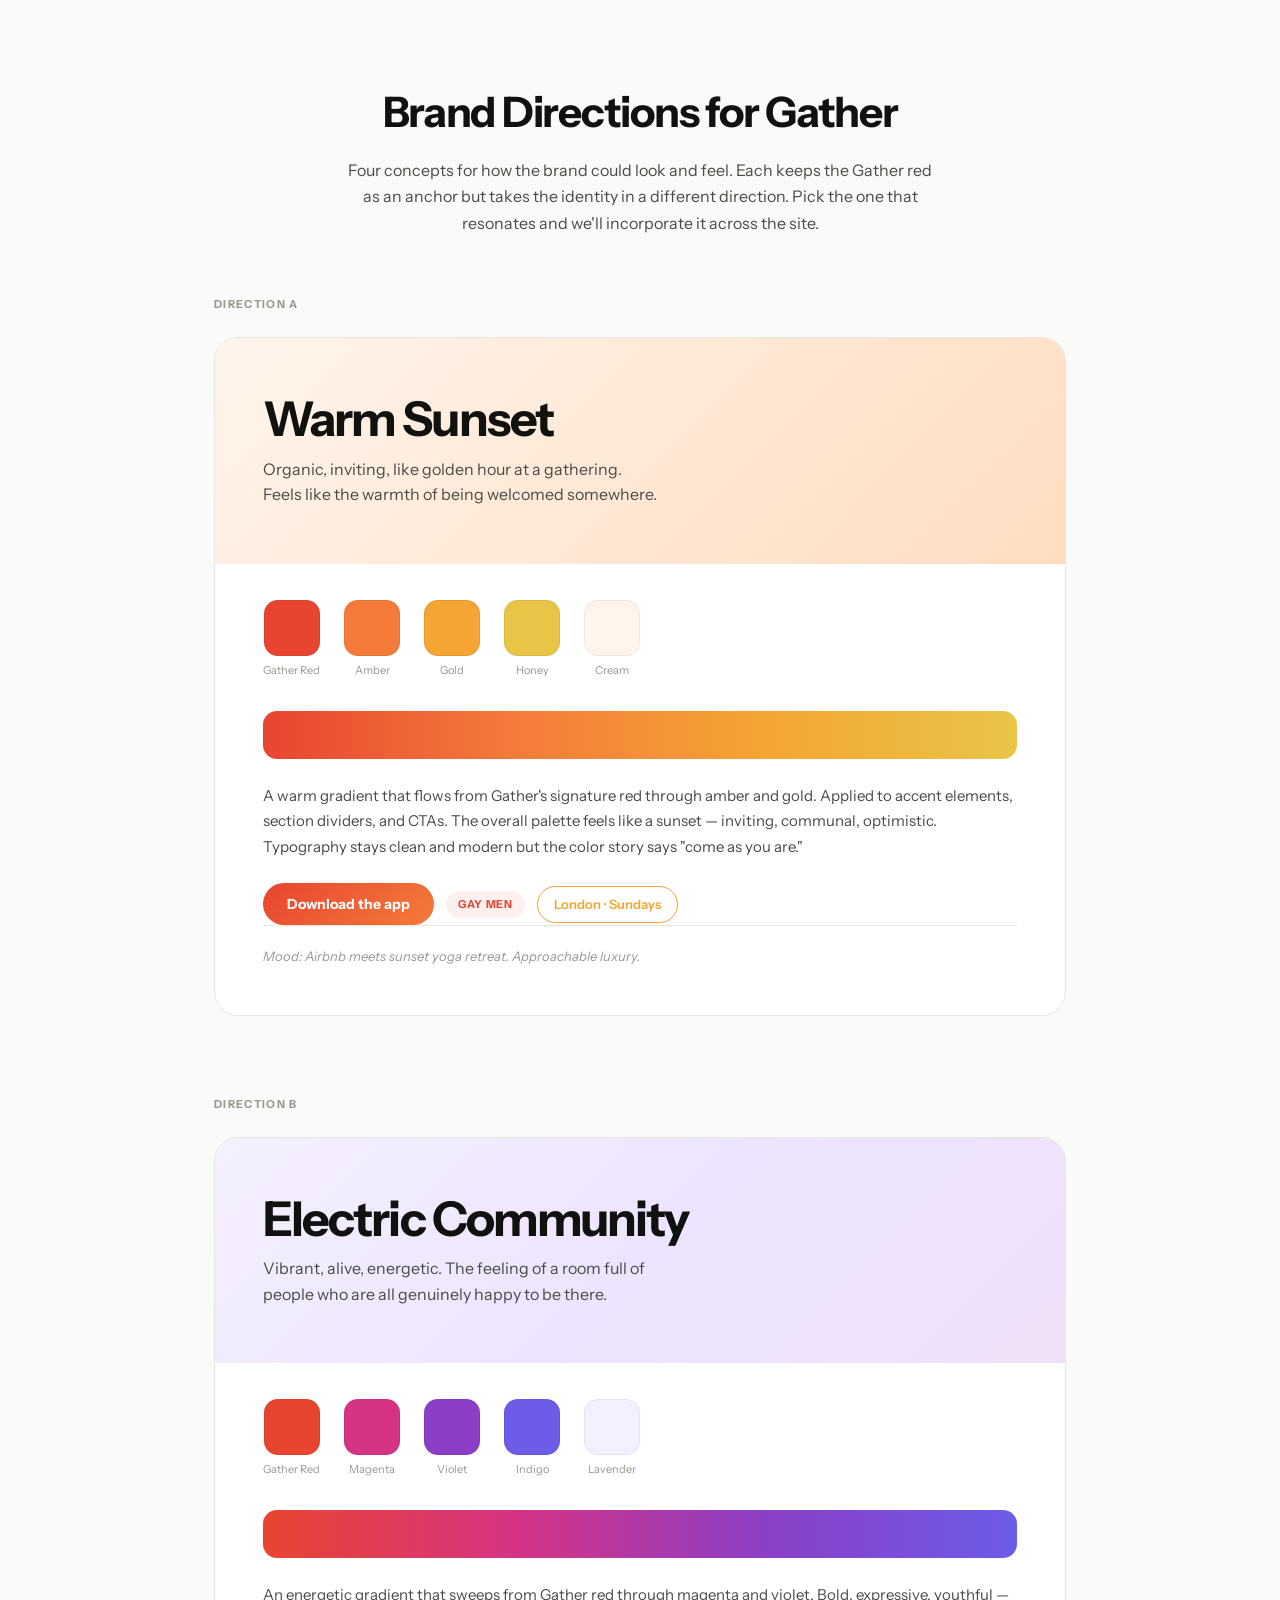
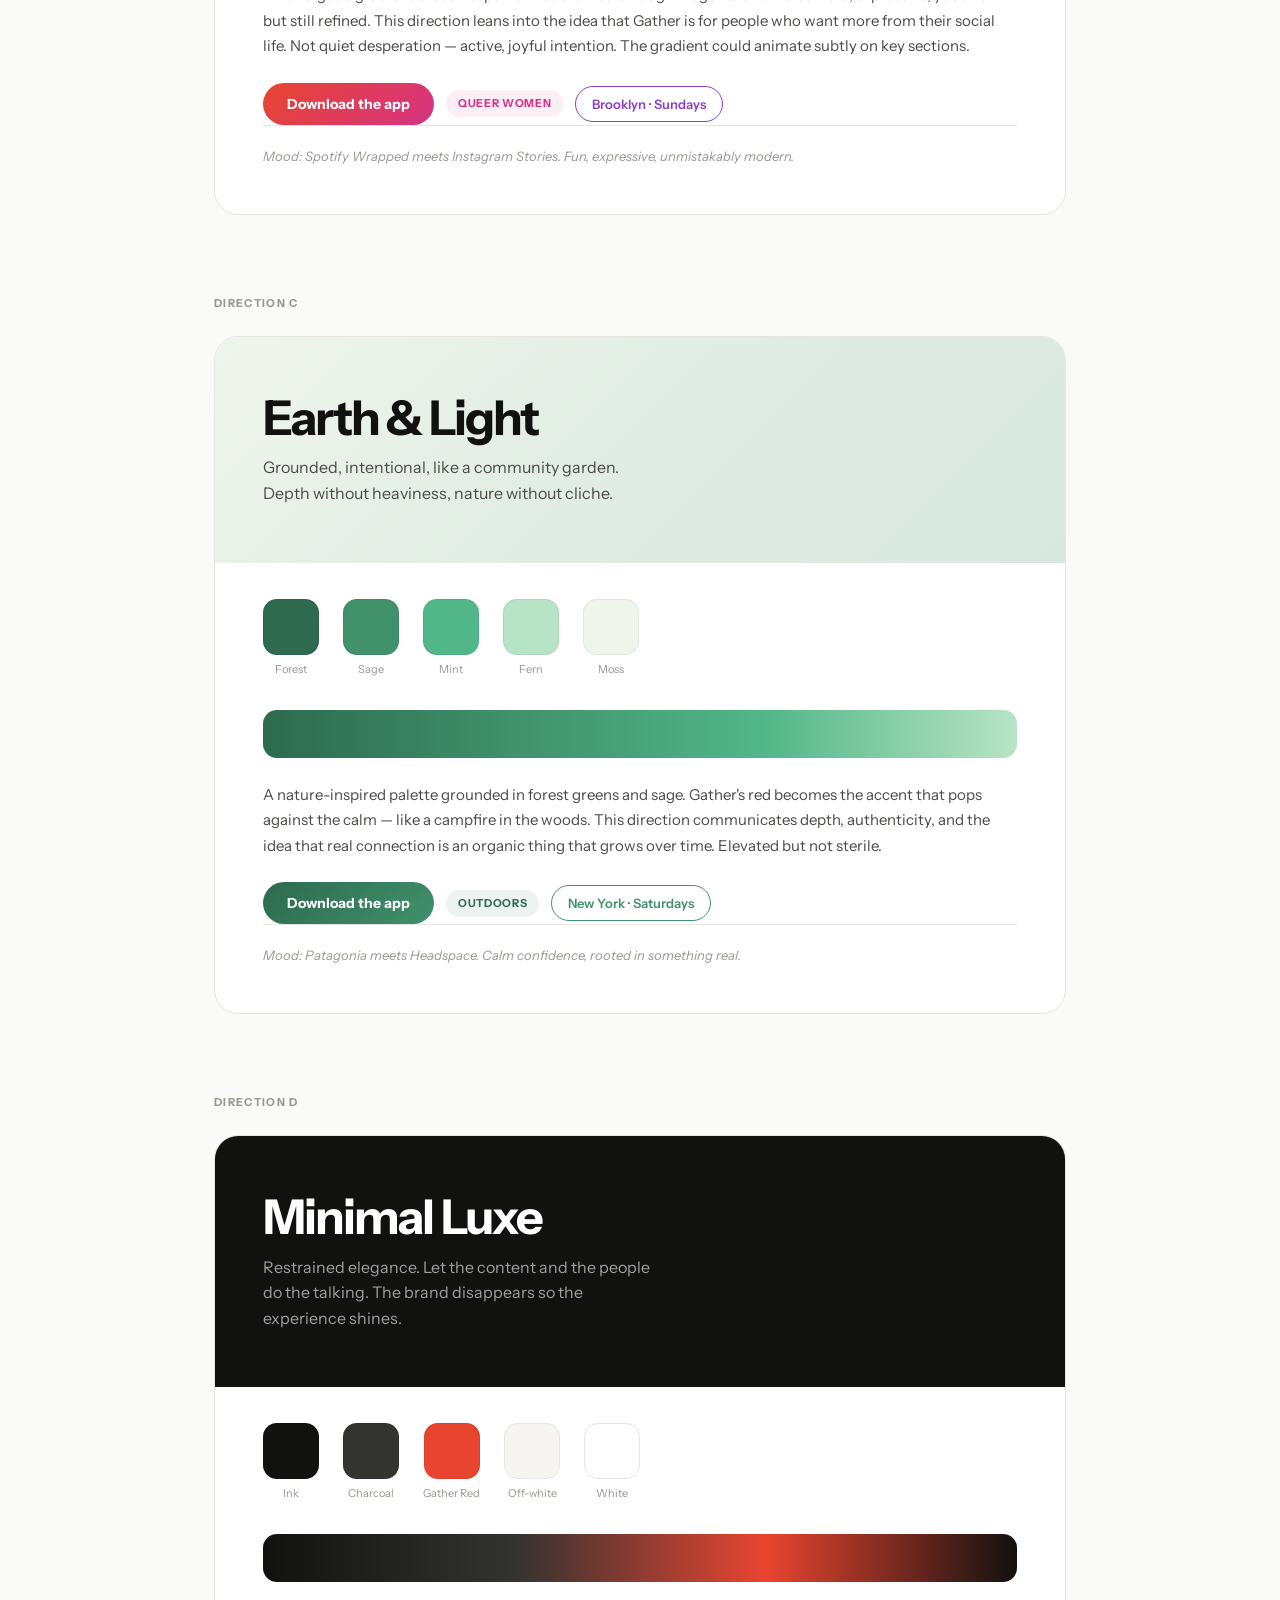
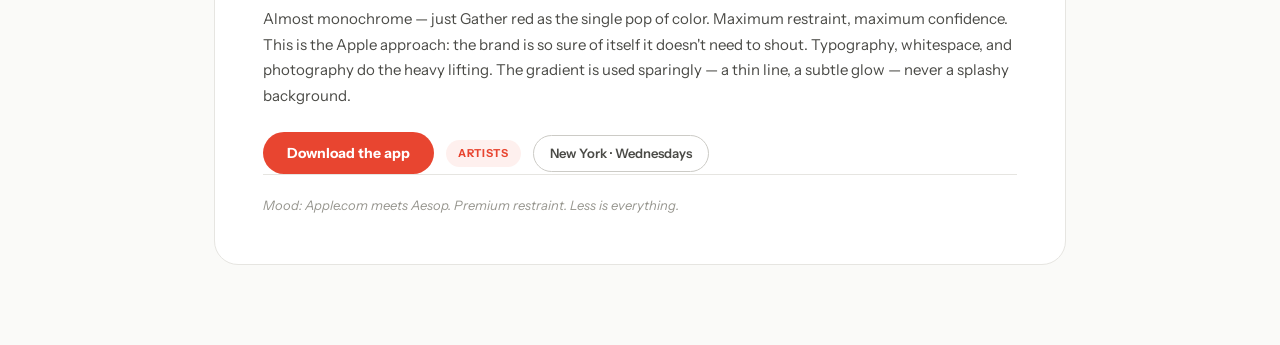
<file: brand-directions.html>
<!DOCTYPE html>
<html lang="en">
<head>
<meta charset="UTF-8">
<meta name="viewport" content="width=device-width, initial-scale=1.0">
<title>Gather — Brand Direction Options</title>
<link rel="preconnect" href="https://fonts.googleapis.com">
<link rel="preconnect" href="https://fonts.gstatic.com" crossorigin>
<link href="https://fonts.googleapis.com/css2?family=Instrument+Sans:ital,wght@0,400;0,600;0,700;1,700&display=swap" rel="stylesheet">
<style>
*{box-sizing:border-box;margin:0;padding:0}
body{font-family:'Instrument Sans',system-ui,sans-serif;background:#FAFAF8;color:#111110;line-height:1.55}

.header{
  text-align:center;padding:80px 24px 60px;
  max-width:640px;margin:0 auto;
}
.header h1{font-size:clamp(28px,5vw,42px);font-weight:700;letter-spacing:-.03em;margin-bottom:12px}
.header p{font-size:16px;color:#4A4A46;line-height:1.65}

.direction{
  max-width:900px;margin:0 auto 80px;padding:0 24px;
}
.dir-label{
  font-size:11px;font-weight:700;letter-spacing:.12em;text-transform:uppercase;
  margin-bottom:24px;color:#97968F;
}
.dir-card{
  border-radius:24px;overflow:hidden;
  border:1px solid #E6E5E1;
  background:#fff;
}
.dir-hero{
  padding:56px 48px;
  position:relative;overflow:hidden;
}
.dir-hero h2{
  font-size:clamp(32px,5vw,48px);font-weight:700;letter-spacing:-.04em;
  line-height:1.05;margin-bottom:12px;position:relative;z-index:1;
}
.dir-hero h2 em{font-style:italic}
.dir-hero p{font-size:16px;line-height:1.6;max-width:400px;position:relative;z-index:1}
.dir-body{padding:36px 48px 48px}
.dir-row{display:flex;gap:24px;flex-wrap:wrap;margin-bottom:32px}
.dir-swatch{
  display:flex;flex-direction:column;align-items:center;gap:6px;
}
.swatch{width:56px;height:56px;border-radius:14px;border:1px solid rgba(0,0,0,.06)}
.swatch-name{font-size:11px;color:#97968F}
.dir-gradient{
  height:48px;border-radius:14px;margin-bottom:24px;
}
.dir-desc{font-size:15px;color:#4A4A46;line-height:1.7;margin-bottom:24px}
.dir-elements{
  display:flex;gap:12px;flex-wrap:wrap;align-items:center;
}
.sample-btn{
  display:inline-flex;align-items:center;gap:6px;
  font-family:inherit;font-size:14px;font-weight:700;
  padding:12px 24px;border-radius:999px;border:none;
  cursor:pointer;color:#fff;
}
.sample-tag{
  display:inline-block;
  font-size:11px;font-weight:700;letter-spacing:.06em;text-transform:uppercase;
  padding:5px 12px;border-radius:999px;
}
.sample-pill{
  font-size:13px;font-weight:600;
  padding:7px 16px;border-radius:999px;
  border:1.5px solid;
}
.dir-mood{
  font-size:13px;color:#97968F;font-style:italic;
  padding-top:20px;border-top:1px solid #E6E5E1;
}

/* Direction A: Warm Sunset */
.dir-a .dir-hero{background:linear-gradient(135deg,#FFF5EC 0%,#FFE8D6 50%,#FFDDC1 100%)}
.dir-a .dir-hero h2{color:#111110}
.dir-a .dir-hero p{color:#4A4A46}
.dir-a .dir-gradient{background:linear-gradient(90deg,#E84530,#F47B3A,#F4A533,#E8C547)}
.dir-a .sample-btn{background:linear-gradient(135deg,#E84530,#F47B3A)}
.dir-a .sample-tag{background:rgba(232,69,48,.08);color:#E84530}
.dir-a .sample-pill{border-color:#F4A533;color:#F4A533}

/* Direction B: Electric Community */
.dir-b .dir-hero{background:linear-gradient(135deg,#F5F0FF 0%,#EDE5FF 50%,#F0E0F8 100%)}
.dir-b .dir-hero h2{color:#111110}
.dir-b .dir-hero p{color:#4A4A46}
.dir-b .dir-gradient{background:linear-gradient(90deg,#E84530,#D63384,#8B3FC7,#6C5CE7)}
.dir-b .sample-btn{background:linear-gradient(135deg,#E84530,#D63384)}
.dir-b .sample-tag{background:rgba(214,51,132,.08);color:#D63384}
.dir-b .sample-pill{border-color:#8B3FC7;color:#8B3FC7}

/* Direction C: Earth & Light */
.dir-c .dir-hero{background:linear-gradient(135deg,#F0F5EC 0%,#E0ECE4 50%,#D8E8E0 100%)}
.dir-c .dir-hero h2{color:#111110}
.dir-c .dir-hero p{color:#4A4A46}
.dir-c .dir-gradient{background:linear-gradient(90deg,#2D6A4F,#40916C,#52B788,#B7E4C7)}
.dir-c .sample-btn{background:linear-gradient(135deg,#2D6A4F,#40916C)}
.dir-c .sample-tag{background:rgba(45,106,79,.08);color:#2D6A4F}
.dir-c .sample-pill{border-color:#40916C;color:#40916C}

/* Direction D: Minimal Luxe */
.dir-d .dir-hero{background:#111110}
.dir-d .dir-hero h2{color:#fff}
.dir-d .dir-hero p{color:rgba(255,255,255,.6)}
.dir-d .dir-gradient{background:linear-gradient(90deg,#111110,#333330,#E84530,#111110)}
.dir-d .sample-btn{background:#E84530}
.dir-d .sample-tag{background:rgba(232,69,48,.08);color:#E84530}
.dir-d .sample-pill{border-color:#CCCBC6;color:#4A4A46}

@media(max-width:600px){
  .dir-hero{padding:40px 28px}
  .dir-body{padding:28px}
  .dir-row{gap:16px}
}
</style>
</head>
<body>

<div class="header">
  <h1>Brand Directions for Gather</h1>
  <p>Four concepts for how the brand could look and feel. Each keeps the Gather red as an anchor but takes the identity in a different direction. Pick the one that resonates and we'll incorporate it across the site.</p>
</div>

<!-- DIRECTION A -->
<div class="direction dir-a">
  <div class="dir-label">Direction A</div>
  <div class="dir-card">
    <div class="dir-hero">
      <h2>Warm Sunset</h2>
      <p>Organic, inviting, like golden hour at a gathering. Feels like the warmth of being welcomed somewhere.</p>
    </div>
    <div class="dir-body">
      <div class="dir-row">
        <div class="dir-swatch"><div class="swatch" style="background:#E84530"></div><div class="swatch-name">Gather Red</div></div>
        <div class="dir-swatch"><div class="swatch" style="background:#F47B3A"></div><div class="swatch-name">Amber</div></div>
        <div class="dir-swatch"><div class="swatch" style="background:#F4A533"></div><div class="swatch-name">Gold</div></div>
        <div class="dir-swatch"><div class="swatch" style="background:#E8C547"></div><div class="swatch-name">Honey</div></div>
        <div class="dir-swatch"><div class="swatch" style="background:#FFF5EC"></div><div class="swatch-name">Cream</div></div>
      </div>
      <div class="dir-gradient"></div>
      <div class="dir-desc">A warm gradient that flows from Gather's signature red through amber and gold. Applied to accent elements, section dividers, and CTAs. The overall palette feels like a sunset — inviting, communal, optimistic. Typography stays clean and modern but the color story says "come as you are."</div>
      <div class="dir-elements">
        <button class="sample-btn">Download the app</button>
        <span class="sample-tag">Gay Men</span>
        <span class="sample-pill">London · Sundays</span>
      </div>
      <p class="dir-mood">Mood: Airbnb meets sunset yoga retreat. Approachable luxury.</p>
    </div>
  </div>
</div>

<!-- DIRECTION B -->
<div class="direction dir-b">
  <div class="dir-label">Direction B</div>
  <div class="dir-card">
    <div class="dir-hero">
      <h2>Electric Community</h2>
      <p>Vibrant, alive, energetic. The feeling of a room full of people who are all genuinely happy to be there.</p>
    </div>
    <div class="dir-body">
      <div class="dir-row">
        <div class="dir-swatch"><div class="swatch" style="background:#E84530"></div><div class="swatch-name">Gather Red</div></div>
        <div class="dir-swatch"><div class="swatch" style="background:#D63384"></div><div class="swatch-name">Magenta</div></div>
        <div class="dir-swatch"><div class="swatch" style="background:#8B3FC7"></div><div class="swatch-name">Violet</div></div>
        <div class="dir-swatch"><div class="swatch" style="background:#6C5CE7"></div><div class="swatch-name">Indigo</div></div>
        <div class="dir-swatch"><div class="swatch" style="background:#F5F0FF"></div><div class="swatch-name">Lavender</div></div>
      </div>
      <div class="dir-gradient"></div>
      <div class="dir-desc">An energetic gradient that sweeps from Gather red through magenta and violet. Bold, expressive, youthful — but still refined. This direction leans into the idea that Gather is for people who want more from their social life. Not quiet desperation — active, joyful intention. The gradient could animate subtly on key sections.</div>
      <div class="dir-elements">
        <button class="sample-btn">Download the app</button>
        <span class="sample-tag">Queer Women</span>
        <span class="sample-pill">Brooklyn · Sundays</span>
      </div>
      <p class="dir-mood">Mood: Spotify Wrapped meets Instagram Stories. Fun, expressive, unmistakably modern.</p>
    </div>
  </div>
</div>

<!-- DIRECTION C -->
<div class="direction dir-c">
  <div class="dir-label">Direction C</div>
  <div class="dir-card">
    <div class="dir-hero">
      <h2>Earth & Light</h2>
      <p>Grounded, intentional, like a community garden. Depth without heaviness, nature without cliche.</p>
    </div>
    <div class="dir-body">
      <div class="dir-row">
        <div class="dir-swatch"><div class="swatch" style="background:#2D6A4F"></div><div class="swatch-name">Forest</div></div>
        <div class="dir-swatch"><div class="swatch" style="background:#40916C"></div><div class="swatch-name">Sage</div></div>
        <div class="dir-swatch"><div class="swatch" style="background:#52B788"></div><div class="swatch-name">Mint</div></div>
        <div class="dir-swatch"><div class="swatch" style="background:#B7E4C7"></div><div class="swatch-name">Fern</div></div>
        <div class="dir-swatch"><div class="swatch" style="background:#F0F5EC"></div><div class="swatch-name">Moss</div></div>
      </div>
      <div class="dir-gradient"></div>
      <div class="dir-desc">A nature-inspired palette grounded in forest greens and sage. Gather's red becomes the accent that pops against the calm — like a campfire in the woods. This direction communicates depth, authenticity, and the idea that real connection is an organic thing that grows over time. Elevated but not sterile.</div>
      <div class="dir-elements">
        <button class="sample-btn">Download the app</button>
        <span class="sample-tag">Outdoors</span>
        <span class="sample-pill">New York · Saturdays</span>
      </div>
      <p class="dir-mood">Mood: Patagonia meets Headspace. Calm confidence, rooted in something real.</p>
    </div>
  </div>
</div>

<!-- DIRECTION D -->
<div class="direction dir-d">
  <div class="dir-label">Direction D</div>
  <div class="dir-card">
    <div class="dir-hero">
      <h2>Minimal Luxe</h2>
      <p>Restrained elegance. Let the content and the people do the talking. The brand disappears so the experience shines.</p>
    </div>
    <div class="dir-body">
      <div class="dir-row">
        <div class="dir-swatch"><div class="swatch" style="background:#111110"></div><div class="swatch-name">Ink</div></div>
        <div class="dir-swatch"><div class="swatch" style="background:#333330"></div><div class="swatch-name">Charcoal</div></div>
        <div class="dir-swatch"><div class="swatch" style="background:#E84530"></div><div class="swatch-name">Gather Red</div></div>
        <div class="dir-swatch"><div class="swatch" style="background:#F6F5F2"></div><div class="swatch-name">Off-white</div></div>
        <div class="dir-swatch"><div class="swatch" style="background:#FFFFFF;border:1px solid #E6E5E1"></div><div class="swatch-name">White</div></div>
      </div>
      <div class="dir-gradient"></div>
      <div class="dir-desc">Almost monochrome — just Gather red as the single pop of color. Maximum restraint, maximum confidence. This is the Apple approach: the brand is so sure of itself it doesn't need to shout. Typography, whitespace, and photography do the heavy lifting. The gradient is used sparingly — a thin line, a subtle glow — never a splashy background.</div>
      <div class="dir-elements">
        <button class="sample-btn">Download the app</button>
        <span class="sample-tag">Artists</span>
        <span class="sample-pill">New York · Wednesdays</span>
      </div>
      <p class="dir-mood">Mood: Apple.com meets Aesop. Premium restraint. Less is everything.</p>
    </div>
  </div>
</div>

</body>
</html>
</file>
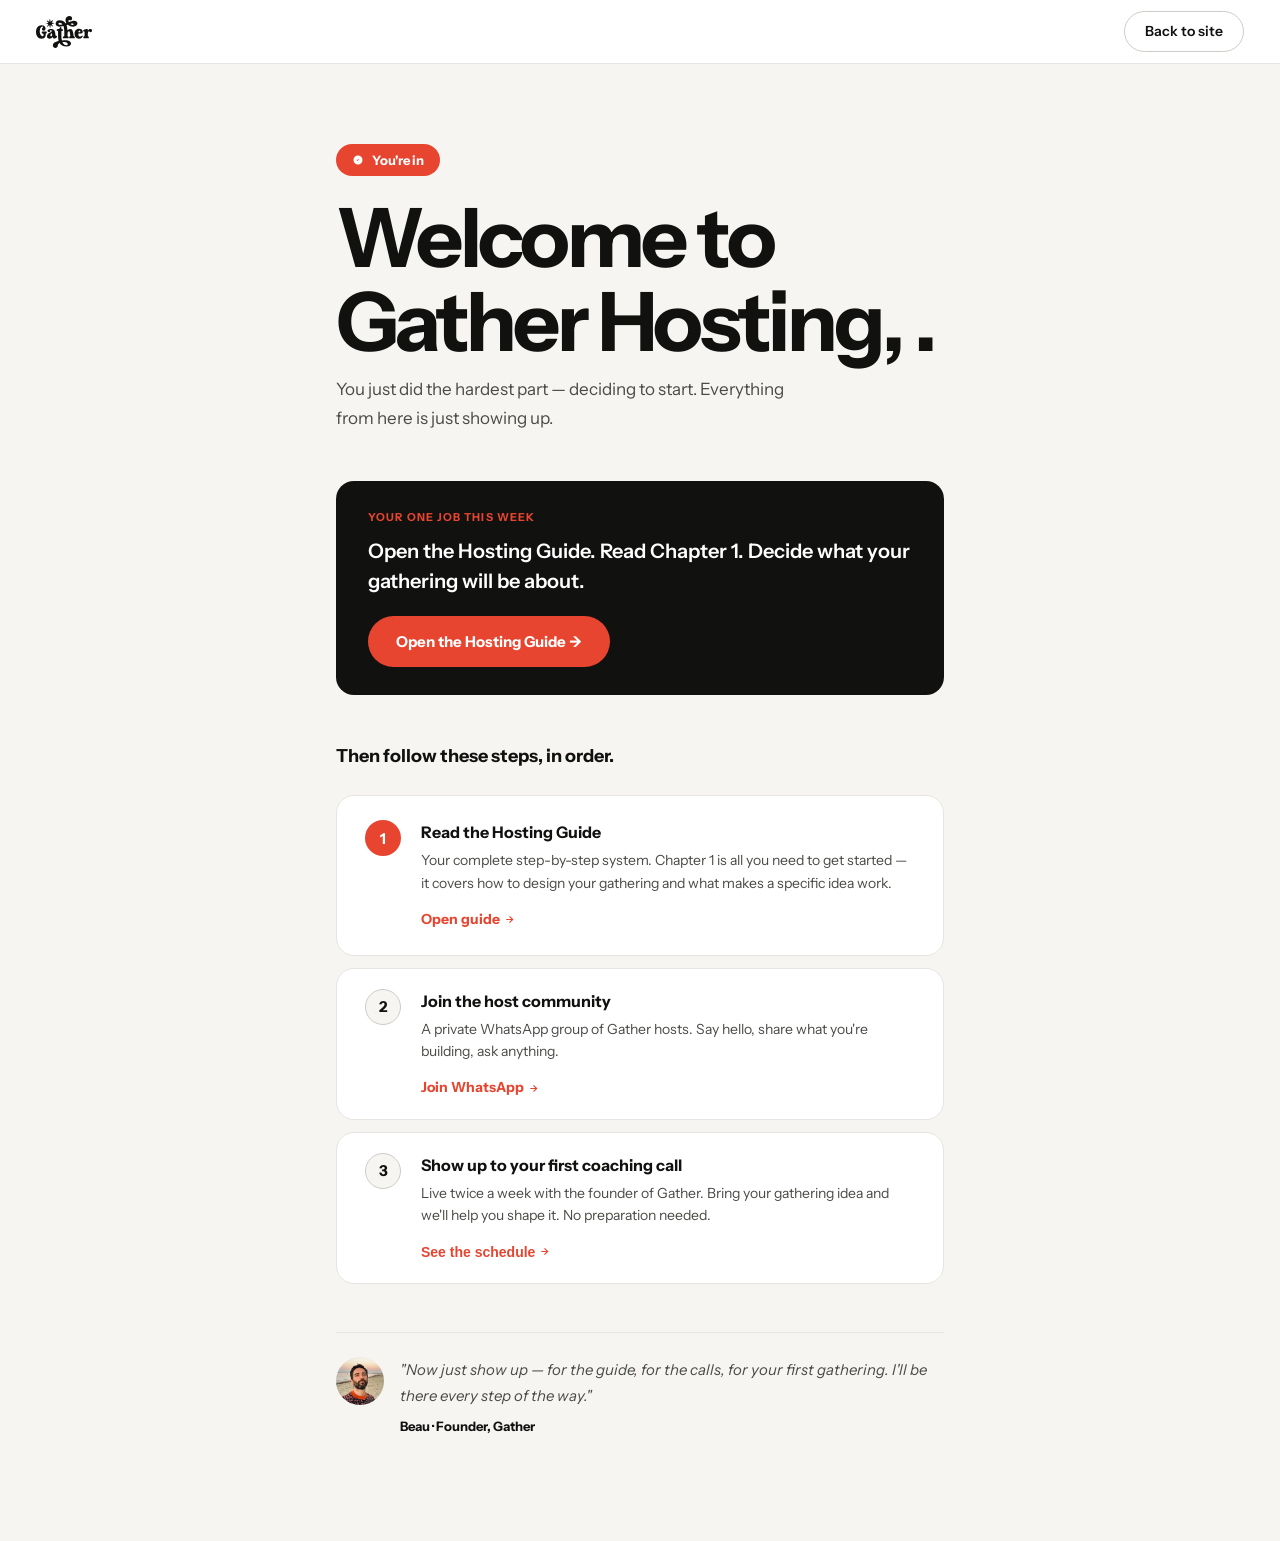
<file: hosting-hub.html>
<!DOCTYPE html>
<html lang="en">
<head>
<meta charset="UTF-8">
<meta name="viewport" content="width=device-width, initial-scale=1.0">
<title>Hosting Hub — Gather</title>
<meta name="description" content="Your Gather hosting dashboard. Access the hosting guide, coaching calls, and host community.">
<meta name="robots" content="noindex, nofollow">
<link rel="preconnect" href="https://fonts.googleapis.com">
<link rel="preconnect" href="https://fonts.gstatic.com" crossorigin>
<link href="https://fonts.googleapis.com/css2?family=Instrument+Sans:ital,wght@0,400;0,600;0,700;1,700&display=swap" rel="stylesheet">
<link rel="stylesheet" href="styles.css">
</head>
<body>

<!-- NAV -->
<nav class="nav scrolled" id="main-nav" style="background:rgba(255,255,255,.9);backdrop-filter:blur(18px);-webkit-backdrop-filter:blur(18px);border-bottom-color:var(--border)">
  <a href="/" style="text-decoration:none">
    <svg class="nav-logo" style="height:32px;width:auto;cursor:pointer;flex-shrink:0;color:var(--ink)" width="1191" height="679" viewBox="0 0 1191 679" fill="none" xmlns="http://www.w3.org/2000/svg">
      <path d="M202.207 262.718C202.207 296.217 181.321 311.222 161.611 311.222C143.889 311.222 126.531 298.61 126.531 277.318C126.531 252.093 149.769 244.995 149.769 231.977C149.769 227.232 146.241 223.704 135.981 223.704C101.306 223.704 78.8387 279.305 78.8387 332.109C78.8387 389.657 117.082 427.495 141.131 427.495C152.162 427.495 160.435 419.627 160.435 401.864C160.435 379.396 150.58 370.312 135.981 370.312C126.126 370.312 121.016 359.281 121.016 348.615C121.016 337.949 126.126 326.918 135.981 326.918H213.643C223.498 326.918 228.243 337.543 228.243 348.615C228.243 359.686 223.498 370.312 213.643 370.312C206.546 370.312 206.141 380.572 205.776 394.767C205.37 427.089 200.666 480.704 119.434 480.704C38.2028 480.704 0 409.367 0 337.989C0 266.611 39.4194 195.274 118.258 195.274C173.453 195.274 202.207 231.125 202.207 262.678V262.718Z" fill="currentColor"/>
      <path d="M333.487 317.915C330.324 306.073 322.456 299.381 315.359 299.381C307.857 299.381 300.759 306.072 300.759 321.443C300.759 336.814 288.917 344.316 275.94 344.316C260.57 344.316 243.618 334.056 243.618 315.157C243.618 296.258 263.327 273.385 308.668 273.385C378.828 273.385 398.132 298.61 408.392 364.432L411.555 387.305C413.137 396.389 415.489 421.98 426.926 423.562C427.331 423.562 428.102 423.562 428.507 423.156L437.186 421.169C437.957 421.169 438.362 420.763 439.173 421.169C443.918 421.574 446.27 425.914 446.27 432.2C446.27 449.152 429.318 478.312 394.238 478.312C378.098 478.312 367.026 470.444 359.929 459.372C355.995 453.451 353.602 450.693 350.845 450.693C348.087 450.693 345.329 453.045 340.99 458.196C330.364 471.579 313.778 480.664 290.134 480.664C260.975 480.664 232.992 461.359 232.992 432.971C232.992 353.725 338.232 353.725 333.528 317.874L333.487 317.915ZM342.166 395.173L338.638 372.705C337.867 367.19 335.474 364.837 333.122 364.837C322.497 364.837 304.328 396.754 304.328 416.099C304.328 424.778 307.856 430.699 316.941 430.699C329.553 430.699 345.329 418.492 342.166 395.213V395.173Z" fill="currentColor"/>
      <path d="M600.729 337.219C600.729 301.368 595.214 246.374 584.183 217.215C582.601 212.876 579.438 211.699 575.099 212.876C544.358 220.743 515.199 226.259 491.921 226.259C441.876 226.259 417.016 193.936 417.016 160.437C417.016 124.951 444.593 88.6948 499.018 88.6948C559.728 88.6948 599.918 114.326 625.955 151.353C628.307 154.881 631.47 155.692 635.404 154.516L637.391 153.746C642.907 151.759 643.718 148.636 640.919 143.485C631.47 126.128 625.955 106.823 625.955 85.937C625.955 29.5649 670.889 0 709.903 0C748.917 0 766.275 27.2127 766.275 52.0327C766.275 72.9187 754.433 92.2231 732.776 92.2231C711.12 92.2231 713.472 83.9498 702.441 83.9498C692.586 83.9498 688.652 91.047 688.652 101.673C688.652 108.77 690.64 117.043 694.168 125.722C696.155 130.061 699.278 131.237 703.617 129.656C746.565 114.285 784.443 102.078 804.153 102.078C853.427 102.078 879.423 131.237 879.423 161.208C879.423 193.125 849.858 225.853 787.201 225.853C747.782 225.853 707.186 210.888 676.81 186.028C674.458 184.041 672.066 183.676 669.308 184.446L655.925 188.786C650.409 190.367 648.828 193.896 650.815 199.411C658.317 220.703 663.427 263.854 666.185 286.322C667.361 296.582 668.943 301.287 672.512 301.287C674.864 301.287 678.838 298.123 684.719 292.202C696.155 280.765 710.714 273.668 728.883 273.668C761.611 273.668 777.346 294.96 786.836 351.738L796.691 409.691C798.272 421.533 802.206 432.93 810.885 432.93C819.564 432.93 824.674 443.555 824.674 453.816C824.674 464.076 819.929 474.296 810.885 474.296H717.163C708.078 474.296 703.374 464.036 703.374 453.816C703.374 443.596 708.119 432.93 717.163 432.93C729.005 432.93 728.883 424.656 726.49 409.691L716.635 348.209C714.283 333.244 705.604 323.389 696.155 323.389C683.137 323.389 669.348 341.518 669.348 390.793V409.732C669.348 423.926 668.943 432.97 678.798 432.97H679.69C689.95 432.97 694.655 443.231 694.655 453.856C694.655 464.482 689.91 474.337 679.69 474.337H584.183C574.328 474.337 569.583 464.076 569.583 453.856C569.583 443.636 574.328 432.97 584.183 432.97H586.941C601.541 432.97 600.729 423.886 600.729 409.732V337.219ZM551.861 181.364C559.363 179.377 560.945 175.037 555.795 169.522C540.424 153.34 521.12 143.485 498.247 143.485C484.864 143.485 477.361 152.57 477.361 162.019C477.361 174.226 488.392 187.65 512.441 187.65C522.702 187.65 536.49 185.298 551.861 181.323V181.364ZM799.002 174.267C799.002 166.764 791.135 159.302 773.777 159.302C765.098 159.302 753.662 161.289 740.279 164.412C730.424 166.399 729.248 171.509 737.521 176.619C749.363 184.122 762.341 188.461 776.535 188.461C790.729 188.461 799.002 181.364 799.002 174.267Z" fill="currentColor"/>
      <path d="M905.006 371.893C901.072 371.893 898.315 374.246 897.909 378.22V385.317C897.909 420.398 912.509 434.186 935.341 434.186C964.5 434.186 972.409 411.313 981.858 411.313C988.955 411.313 992.483 416.058 992.483 423.155C992.483 442.865 964.5 480.704 911.657 480.704C849.365 480.704 818.219 428.265 818.219 376.233C818.219 324.2 849.365 272.167 910.441 272.167C971.516 272.167 992.037 307.248 992.037 335.637C992.037 355.347 981.006 371.893 962.878 371.893H904.925H905.006ZM929.42 344.721C938.505 344.721 941.262 330.932 941.262 323.835C941.262 312.804 934.571 305.707 926.663 305.707C912.468 305.707 901.032 327.769 901.032 340.017C901.032 342.774 903.384 344.762 906.953 344.762H929.42V344.721Z" fill="currentColor"/>
      <path d="M1190.03 307.248C1190.03 324.971 1178.19 343.14 1158.89 343.14C1133.66 343.14 1139.58 323.43 1122.63 323.43C1110.42 323.43 1099.39 341.558 1099.39 390.833V409.773C1099.39 421.615 1099.8 433.011 1108.48 433.011C1117.93 433.011 1122.27 443.271 1122.27 453.897C1122.27 464.522 1117.93 474.377 1108.48 474.377H1017.8C1008.35 474.377 1004.01 464.117 1004.01 453.897C1004.01 443.677 1008.35 433.011 1017.8 433.011C1029.23 433.011 1030.81 424.737 1030.81 409.773V344.722C1030.81 335.637 1028.46 330.122 1021.73 330.527L1018.97 330.933C1007.54 330.933 1000.84 320.672 1000.84 310.047C1000.84 301.368 1005.59 292.324 1016.98 289.566L1067.84 276.953C1073.36 275.372 1077.7 274.601 1081.22 274.601C1095.42 274.601 1099.35 283.685 1099.35 299.056V304.572C1099.35 308.1 1100.12 308.506 1102.11 305.342C1113.55 286.808 1130.5 273.79 1154.91 273.79C1179.33 273.79 1189.99 290.337 1189.99 307.289L1190.03 307.248Z" fill="currentColor"/>
      <path d="M384.174 152.732C375.982 147.541 349.621 145.675 329.425 144.986C340.78 129.94 353.474 109.176 358.178 100.578C363.207 91.2906 363.369 90.3984 353.879 92.6289C344.43 94.7378 324.437 112.096 309.675 125.884C307.038 107.229 301.361 83.5445 298.603 74.1356C295.602 63.9968 295.075 63.2668 289.924 71.5401C284.733 79.7323 282.868 106.093 282.178 126.29C267.132 114.934 246.368 102.241 237.771 97.5362C228.484 92.5073 227.591 92.3451 229.822 101.835C231.931 111.284 249.288 131.278 263.077 146.041C244.422 148.677 220.738 154.354 211.329 157.112C201.19 160.113 200.46 160.64 208.733 165.791C216.925 170.982 243.286 172.848 263.482 173.537C252.127 188.583 239.433 209.348 234.729 217.945C229.7 227.232 229.538 228.125 239.028 225.894C248.477 223.785 268.471 206.428 283.233 192.639C285.869 211.294 291.546 234.979 294.304 244.388C297.305 254.526 297.832 255.256 302.983 246.983C308.174 238.791 310.039 212.43 310.729 192.233C325.775 203.589 346.539 216.283 355.137 220.987C364.424 226.016 365.316 226.178 363.085 216.688C360.976 207.239 343.619 187.245 329.83 172.483C348.485 169.847 372.17 164.169 381.578 161.411C391.717 158.41 392.447 157.883 384.174 152.732Z" fill="currentColor"/>
      <path d="M472.913 531.844C478.712 530.587 480.375 527.302 479.118 521.462C470.398 488.287 468.33 452.639 468.33 419.465V327.404C468.33 321.604 464.599 317.873 458.8 317.873H451.337C442.618 317.468 438.481 308.343 438.481 299.218C438.481 290.093 443.024 279.751 451.743 280.157H455.474C480.78 280.968 501.098 271.032 505.64 249.456C507.303 239.926 515.171 235.789 522.633 235.789C530.906 235.789 539.22 241.183 539.22 249.456V270.586C539.22 276.385 542.951 280.116 548.75 280.116H560.349C569.879 280.116 574.868 289.647 574.868 299.177C574.868 308.708 569.879 317.833 560.349 317.833H548.75C542.951 317.833 539.22 321.564 539.22 327.363V419.424C539.22 456.33 542.14 486.584 547.493 511.891C548.304 516.879 551.224 518.947 556.212 518.096C577.341 516.433 598.511 515.622 618.424 515.622C705.495 515.622 742.806 548.796 742.806 582.376C742.806 615.956 705.901 648.319 644.135 648.319C571.583 648.319 528.027 619.728 502.761 578.645C501.098 575.725 498.624 574.103 496.11 574.103C494.853 574.103 493.19 574.508 491.568 575.765C474.575 586.959 463.788 602.289 463.788 622.607C463.788 660.324 437.265 678.979 411.148 678.979C385.03 678.979 357.25 659.918 357.25 622.607C357.25 576.982 408.228 547.985 472.913 531.803V531.844ZM563.715 563.356C584.844 608.129 616.801 621.836 644.582 621.836C662.426 621.836 673.619 608.575 673.619 593.245C673.619 573.332 654.152 550.54 605.608 550.54C594.01 550.54 581.965 550.946 569.961 552.203C562.904 553.014 560.43 556.745 563.756 563.396L563.715 563.356Z" fill="currentColor"/>
    </svg>
  </a>
  <div class="nav-right">
    <a href="/" class="nav-host">Back to site</a>
  </div>
</nav>

<!-- HUB -->
<div class="page active" id="page-hub">
  <section style="min-height:100vh;background:var(--off);padding:80px 0">
    <div class="wrap" style="max-width:680px">

      <!-- WELCOME MOMENT -->
      <div style="margin-bottom:48px">
        <div style="display:inline-flex;align-items:center;gap:8px;background:var(--red);color:var(--white);padding:6px 16px;border-radius:var(--pill);font-size:13px;font-weight:700;margin-bottom:20px">
          <svg width="12" height="12" viewBox="0 0 24 24" fill="currentColor"><path d="M9 12l2 2 4-4m6 2a9 9 0 11-18 0 9 9 0 0118 0z"/></svg>
          You're in
        </div>
        <h1 class="h1" style="margin-bottom:12px">Welcome to<br>Gather Hosting, <span id="hub-welcome-name"></span>.</h1>
        <p class="body-lg" style="color:var(--ink-2);max-width:480px">You just did the hardest part — deciding to start. Everything from here is just showing up.</p>
      </div>

      <!-- YOUR ONE JOB -->
      <div style="background:var(--ink);color:var(--white);border-radius:var(--r-lg);padding:28px 32px;margin-bottom:48px">
        <div style="font-size:11px;font-weight:700;letter-spacing:.1em;text-transform:uppercase;color:var(--red);margin-bottom:10px">Your one job this week</div>
        <p style="font-size:20px;font-weight:600;line-height:1.5;margin-bottom:20px">Open the Hosting Guide. Read Chapter 1. Decide what your gathering will be about.</p>
        <a href="https://www.notion.so/6012eba6146d4c2dbe786ffbc29d5089?v=efb5a4784b36448d90fa45a5025631a3" target="_blank" class="btn-red" style="display:inline-flex;align-items:center;gap:8px;font-size:15px;padding:14px 28px">
          Open the Hosting Guide →
        </a>
      </div>

      <!-- NUMBERED SEQUENCE -->
      <div style="margin-bottom:48px">
        <h3 style="font-size:18px;font-weight:700;margin-bottom:24px;color:var(--ink)">Then follow these steps, in order.</h3>

        <div style="display:flex;align-items:flex-start;gap:20px;padding:24px 28px;background:var(--white);border:1.5px solid var(--border);border-radius:var(--r-lg);margin-bottom:12px">
          <div style="width:36px;height:36px;border-radius:50%;background:var(--red);color:var(--white);display:flex;align-items:center;justify-content:center;font-size:15px;font-weight:700;flex-shrink:0">1</div>
          <div style="flex:1">
            <div style="font-size:16px;font-weight:700;margin-bottom:4px">Read the Hosting Guide</div>
            <p style="font-size:14px;color:var(--ink-2);line-height:1.6;margin-bottom:12px">Your complete step-by-step system. Chapter 1 is all you need to get started — it covers how to design your gathering and what makes a specific idea work.</p>
            <a href="https://www.notion.so/6012eba6146d4c2dbe786ffbc29d5089?v=efb5a4784b36448d90fa45a5025631a3" target="_blank" style="font-size:14px;font-weight:700;color:var(--red);text-decoration:none;display:inline-flex;align-items:center;gap:4px">Open guide <svg width="11" height="11" viewBox="0 0 24 24" fill="none" stroke="currentColor" stroke-width="2.5"><path d="M5 12h14M12 5l7 7-7 7"/></svg></a>
          </div>
        </div>

        <div style="display:flex;align-items:flex-start;gap:20px;padding:20px 28px;background:var(--white);border:1.5px solid var(--border);border-radius:var(--r-lg);margin-bottom:12px">
          <div style="width:36px;height:36px;border-radius:50%;background:var(--off);border:1.5px solid var(--border-mid);color:var(--ink);display:flex;align-items:center;justify-content:center;font-size:15px;font-weight:700;flex-shrink:0">2</div>
          <div style="flex:1">
            <div style="font-size:16px;font-weight:700;margin-bottom:4px">Join the host community</div>
            <p style="font-size:14px;color:var(--ink-2);line-height:1.6;margin-bottom:12px">A private WhatsApp group of Gather hosts. Say hello, share what you're building, ask anything.</p>
            <a href="https://wa.me" target="_blank" style="font-size:14px;font-weight:700;color:var(--red);text-decoration:none;display:inline-flex;align-items:center;gap:4px">Join WhatsApp <svg width="11" height="11" viewBox="0 0 24 24" fill="none" stroke="currentColor" stroke-width="2.5"><path d="M5 12h14M12 5l7 7-7 7"/></svg></a>
          </div>
        </div>

        <div style="display:flex;align-items:flex-start;gap:20px;padding:20px 28px;background:var(--white);border:1.5px solid var(--border);border-radius:var(--r-lg)">
          <div style="width:36px;height:36px;border-radius:50%;background:var(--off);border:1.5px solid var(--border-mid);color:var(--ink);display:flex;align-items:center;justify-content:center;font-size:15px;font-weight:700;flex-shrink:0">3</div>
          <div style="flex:1">
            <div style="font-size:16px;font-weight:700;margin-bottom:4px">Show up to your first coaching call</div>
            <p style="font-size:14px;color:var(--ink-2);line-height:1.6;margin-bottom:12px">Live twice a week with the founder of Gather. Bring your gathering idea and we'll help you shape it. No preparation needed.</p>
            <button onclick="goPage('calls')" style="font-size:14px;font-weight:700;color:var(--red);background:none;border:none;cursor:pointer;padding:0;display:inline-flex;align-items:center;gap:4px">See the schedule <svg width="11" height="11" viewBox="0 0 24 24" fill="none" stroke="currentColor" stroke-width="2.5"><path d="M5 12h14M12 5l7 7-7 7"/></svg></button>
          </div>
        </div>
      </div>

      <!-- BEAU'S NOTE -->
      <div style="display:flex;gap:16px;align-items:flex-start;padding:24px 0;border-top:1px solid var(--border)">
        <img src="Images/beau-headshot.jpg" alt="Beau, co-founder of Gather" loading="lazy" style="width:48px;height:48px;border-radius:50%;object-fit:cover;flex-shrink:0">
        <div>
          <p style="font-size:15px;color:var(--ink-2);line-height:1.7;font-style:italic">"Now just show up — for the guide, for the calls, for your first gathering. I'll be there every step of the way."</p>
          <p style="font-size:13px;font-weight:700;color:var(--ink);margin-top:8px">Beau · Founder, Gather</p>
        </div>
      </div>

    </div>
  </section>
</div>

<!-- COACHING CALLS -->
<div class="page" id="page-calls">
  <section style="min-height:100vh;background:var(--off);padding:80px 0">
    <div class="wrap" style="max-width:640px">

      <button onclick="goPage('hub')" style="display:inline-flex;align-items:center;gap:6px;font-size:13px;font-weight:600;color:var(--ink-2);background:none;border:none;cursor:pointer;padding:0;margin-bottom:40px">
        <svg width="12" height="12" viewBox="0 0 24 24" fill="none" stroke="currentColor" stroke-width="2.5" stroke-linecap="round"><path d="M19 12H5M12 19l-7-7 7-7"/></svg> Back to Hub
      </button>

      <div style="margin-bottom:48px">
        <span class="eyebrow">Weekly coaching</span>
        <h1 class="h1" style="margin-top:10px;margin-bottom:12px">Coaching calls.</h1>
        <p class="body-lg" style="color:var(--ink-2);max-width:480px">Two open calls every week. Bring any question — about your gathering idea, your first attendees, or anything you're navigating. No preparation needed, just show up.</p>
      </div>

      <!-- TUESDAY -->
      <div style="background:var(--white);border:1.5px solid var(--border);border-radius:var(--r-xl);padding:32px;margin-bottom:16px">
        <div style="display:flex;justify-content:space-between;align-items:flex-start;flex-wrap:wrap;gap:12px;margin-bottom:20px">
          <div>
            <div style="font-size:12px;font-weight:700;letter-spacing:.08em;text-transform:uppercase;color:var(--ink-3);margin-bottom:6px">Every Tuesday</div>
            <div style="font-size:24px;font-weight:700;color:var(--ink)">10:00 am ET</div>
            <div style="font-size:14px;color:var(--ink-3);margin-top:2px">3:00 pm GMT · 60 minutes</div>
          </div>
          <div style="background:var(--off);border-radius:var(--r);padding:8px 14px;font-size:13px;font-weight:600;color:var(--ink)">Tuesday check-in</div>
        </div>
        <p style="font-size:14px;color:var(--ink-2);line-height:1.65;margin-bottom:24px">Open Q&A and live problem-solving. Bring your current challenge — a gathering you're trying to design, an attendance issue, a tricky attendee situation. Beau answers every question.</p>
        <div style="display:flex;gap:10px;flex-wrap:wrap">
          <a href="https://zoom.us" target="_blank" class="btn-red" style="display:inline-flex;align-items:center;gap:8px;font-size:14px;padding:12px 20px">
            <svg width="16" height="16" viewBox="0 0 24 24" fill="none" stroke="currentColor" stroke-width="2"><polygon points="23 7 16 12 23 17 23 7"/><rect x="1" y="5" width="15" height="14" rx="2"/></svg> Join call
          </a>
          <a href="https://calendar.google.com/calendar/render?action=TEMPLATE&text=Gather+Host+Coaching+Call+(Tuesday)&dates=20260414T140000Z/20260414T150000Z&recur=RRULE%3AFREQ%3DWEEKLY%3BBYDAY%3DTU&details=Weekly+open+coaching+call+with+the+Gather+team.+Bring+any+question+about+your+gathering.&location=Zoom+(link+in+Hub)" target="_blank" style="display:inline-flex;align-items:center;gap:8px;font-size:14px;font-weight:600;color:var(--ink);background:var(--off);border:1.5px solid var(--border);padding:11px 20px;border-radius:var(--pill);text-decoration:none;transition:all .2s">
            <svg width="16" height="16" viewBox="0 0 24 24" fill="none" stroke="currentColor" stroke-width="2"><rect x="3" y="4" width="18" height="18" rx="2"/><line x1="16" y1="2" x2="16" y2="6"/><line x1="8" y1="2" x2="8" y2="6"/><line x1="3" y1="10" x2="21" y2="10"/></svg> Add to calendar
          </a>
        </div>
      </div>

      <!-- THURSDAY -->
      <div style="background:var(--white);border:1.5px solid var(--border);border-radius:var(--r-xl);padding:32px;margin-bottom:48px">
        <div style="display:flex;justify-content:space-between;align-items:flex-start;flex-wrap:wrap;gap:12px;margin-bottom:20px">
          <div>
            <div style="font-size:12px;font-weight:700;letter-spacing:.08em;text-transform:uppercase;color:var(--ink-3);margin-bottom:6px">Every Thursday</div>
            <div style="font-size:24px;font-weight:700;color:var(--ink)">6:00 pm ET</div>
            <div style="font-size:14px;color:var(--ink-3);margin-top:2px">11:00 pm GMT · 60 minutes</div>
          </div>
          <div style="background:var(--off);border-radius:var(--r);padding:8px 14px;font-size:13px;font-weight:600;color:var(--ink)">Thursday deep dive</div>
        </div>
        <p style="font-size:14px;color:var(--ink-2);line-height:1.65;margin-bottom:24px">A themed session each week covering hosting strategy, community building, and growth. Topics include: designing your format, handling low attendance weeks, pricing your gathering, building your first waitlist.</p>
        <div style="display:flex;gap:10px;flex-wrap:wrap">
          <a href="https://zoom.us" target="_blank" class="btn-red" style="display:inline-flex;align-items:center;gap:8px;font-size:14px;padding:12px 20px">
            <svg width="16" height="16" viewBox="0 0 24 24" fill="none" stroke="currentColor" stroke-width="2"><polygon points="23 7 16 12 23 17 23 7"/><rect x="1" y="5" width="15" height="14" rx="2"/></svg> Join call
          </a>
          <a href="https://calendar.google.com/calendar/render?action=TEMPLATE&text=Gather+Host+Coaching+Call+(Thursday)&dates=20260416T220000Z/20260416T230000Z&recur=RRULE%3AFREQ%3DWEEKLY%3BBYDAY%3DTH&details=Weekly+open+coaching+call+with+the+Gather+team.+Bring+any+question+about+your+gathering.&location=Zoom+(link+in+Hub)" target="_blank" style="display:inline-flex;align-items:center;gap:8px;font-size:14px;font-weight:600;color:var(--ink);background:var(--off);border:1.5px solid var(--border);padding:11px 20px;border-radius:var(--pill);text-decoration:none;transition:all .2s">
            <svg width="16" height="16" viewBox="0 0 24 24" fill="none" stroke="currentColor" stroke-width="2"><rect x="3" y="4" width="18" height="18" rx="2"/><line x1="16" y1="2" x2="16" y2="6"/><line x1="8" y1="2" x2="8" y2="6"/><line x1="3" y1="10" x2="21" y2="10"/></svg> Add to calendar
          </a>
        </div>
      </div>

      <div style="padding:20px 24px;background:var(--white);border:1.5px solid var(--border);border-radius:var(--r-lg)">
        <p style="font-size:14px;color:var(--ink-2);line-height:1.65">Can't make a call? All sessions are recorded and posted in the host community on WhatsApp within 24 hours. You can also post your question in the group any time and Beau or another host will usually respond same day.</p>
      </div>

    </div>
  </section>
</div>

<script src="hosting-hub.js"></script>
</body>
</html>
</file>
<file: styles.css>
*,*::before,*::after{box-sizing:border-box;margin:0;padding:0}
html{-webkit-font-smoothing:antialiased;text-rendering:optimizeLegibility;scroll-behavior:smooth}

:root{
  --f:'Instrument Sans',system-ui,sans-serif;
  --white:#FFFFFF;
  --off:#F6F5F2;
  --border:#E6E5E1;
  --border-mid:#CCCBC6;
  --ink:#111110;
  --ink-2:#4A4A46;
  --ink-3:#97968F;
  --red:#E84530;
  --red-dark:#C43820;
  --nav-h:64px;
  --r:12px;--r-lg:18px;--r-xl:24px;--pill:999px;
}

body{font-family:var(--f);background:var(--white);color:var(--ink);overflow-x:hidden;line-height:1.55}

/* ── NAV ──────────────────────────────────────── */
.nav{
  position:fixed;top:0;left:0;right:0;z-index:300;
  height:var(--nav-h);
  display:flex;align-items:center;justify-content:space-between;
  padding:0 36px;
  background:transparent;
  border-bottom:1px solid transparent;
  transition:background .3s,border-color .2s,backdrop-filter .3s;
}
.nav.scrolled{
  background:rgba(255,255,255,.9);
  backdrop-filter:blur(18px);-webkit-backdrop-filter:blur(18px);
  border-bottom-color:var(--border);
}
/* Nav on video hero — white elements */
.nav.nav-on-video .nav-logo{color:white}
.nav.nav-on-video .nav-host{color:var(--white);border-color:rgba(255,255,255,.6);background:rgba(0,0,0,.25);backdrop-filter:blur(12px);-webkit-backdrop-filter:blur(12px)}
.nav.nav-on-video .nav-host:hover{background:var(--white);color:var(--ink);border-color:var(--white)}
.nav.nav-on-video .nav-download{background:rgba(0,0,0,.3);color:var(--white);border:1.5px solid rgba(255,255,255,.5);backdrop-filter:blur(12px);-webkit-backdrop-filter:blur(12px)}
.nav.nav-on-video .nav-download:hover{background:var(--white);color:var(--ink)}
/* When scrolled past hero, revert to dark */
.nav.scrolled .nav-logo{color:var(--ink)}
.nav.scrolled .nav-host{color:var(--ink);border-color:var(--border-mid)}
.nav.scrolled .nav-download{background:var(--red);color:var(--white);border:none}
.nav.scrolled .nav-download:hover{background:var(--red-dark)}
.nav-logo{cursor:pointer;display:block;color:var(--ink)}
.nav-right{display:flex;align-items:center;gap:10px}
.nav-host{
  font-family:var(--f);font-size:14px;font-weight:600;
  color:var(--ink);background:none;
  border:1.5px solid var(--border-mid);
  padding:9px 20px;border-radius:var(--pill);
  cursor:pointer;transition:all .2s;text-decoration:none;
  white-space:nowrap;
}
.nav-host:hover{background:var(--ink);color:var(--white);border-color:var(--ink)}
.nav-download{
  font-family:var(--f);font-size:14px;font-weight:700;
  color:var(--white);background:var(--red);
  border:none;padding:10px 22px;border-radius:var(--pill);
  cursor:pointer;transition:all .2s;text-decoration:none;
  white-space:nowrap;
}
.nav-download:hover{background:var(--red-dark);transform:translateY(-1px)}

/* ── PAGES ────────────────────────────────────── */
.page{display:none;padding-top:var(--nav-h)}
.page.active{display:block}
#page-guest{padding-top:0}
#page-guest .hero-wrap{min-height:100vh}

/* ── REVEAL + MOTION SYSTEM ───────────────────── */
.rev{opacity:0;transform:translateY(24px);filter:blur(6px);transition:opacity .7s cubic-bezier(.22,1,.36,1),transform .7s cubic-bezier(.22,1,.36,1),filter .7s cubic-bezier(.22,1,.36,1)}
.rev.d1{transition-delay:.1s}.rev.d2{transition-delay:.2s}
.rev.d3{transition-delay:.3s}.rev.d4{transition-delay:.4s}
.rev.in{opacity:1;transform:none;filter:blur(0)}

/* ── MICRO-INTERACTIONS ── */
.g-card{transition:transform .4s cubic-bezier(.22,1,.36,1),box-shadow .4s ease}
.t-card{transition:transform .3s ease}
.t-card:hover{transform:scale(1.02)}
.pillar{transition:transform .3s ease,border-color .3s}
.pillar:hover{transform:translateY(-2px);border-color:var(--border-mid)}
.sup-card{transition:transform .3s ease,border-color .3s}
.store-btn{transition:all .3s cubic-bezier(.22,1,.36,1)}
.btn-dark,.btn-red,.btn-outline{transition:all .3s cubic-bezier(.22,1,.36,1)}
a,button{transition:opacity .2s,color .2s,background .2s,transform .2s,box-shadow .2s,border-color .2s}

/* ── ACCENT LINE ANIMATION ── */
.accent-line{
  height:2px;
  background:linear-gradient(90deg,var(--ink),#333330,var(--red),#333330,var(--ink));
  background-size:200% 100%;
  animation:accentShimmer 4s ease infinite;
}
@keyframes accentShimmer{
  0%{background-position:0% 50%}
  50%{background-position:100% 50%}
  100%{background-position:0% 50%}
}

/* (scroll-outer edge fade handled by mask-image in the main .scroll-outer rule below) */

/* ── LAYOUT ───────────────────────────────────── */
.wrap{max-width:1160px;margin:0 auto;padding:0 36px}

/* ── TYPE SYSTEM ──────────────────────────────
   One typeface. Weights: 400, 600, 700.
   Italic ONLY for hero headline key phrase.
   ─────────────────────────────────────────── */
.eyebrow{
  display:block;font-size:11px;font-weight:700;
  letter-spacing:.12em;text-transform:uppercase;
  color:var(--ink-3);margin-bottom:14px;
}
.eyebrow-red{color:var(--red)}
.eyebrow-muted{color:var(--ink-3)}
.h1{
  font-size:clamp(48px,6.5vw,82px);
  font-weight:700;letter-spacing:-.045em;line-height:1.02;
}
.h1 em{font-style:italic;font-weight:700}
.h2{font-size:clamp(30px,3.8vw,46px);font-weight:700;letter-spacing:-.04em;line-height:1.08}
.h3{font-size:16px;font-weight:700;letter-spacing:-.02em;line-height:1.3}
.body-lg{font-size:17px;font-weight:400;line-height:1.7;color:var(--ink-2)}
.body{font-size:15px;font-weight:400;line-height:1.65;color:var(--ink-2)}
.small{font-size:13px;color:var(--ink-3);line-height:1.5}

/* ── BUTTONS ──────────────────────────────────── */
.btn-dark{
  display:inline-flex;align-items:center;gap:8px;
  background:var(--ink);color:var(--white);
  font-family:var(--f);font-size:15px;font-weight:700;
  padding:14px 26px;border-radius:var(--pill);
  text-decoration:none;border:none;cursor:pointer;transition:all .2s;
}
.btn-dark:hover{background:#000;box-shadow:0 6px 20px rgba(0,0,0,.15)}
.btn-red{
  display:inline-flex;align-items:center;gap:8px;
  background:var(--red);color:var(--white);
  font-family:var(--f);font-size:15px;font-weight:700;
  padding:14px 26px;border-radius:var(--pill);
  text-decoration:none;border:none;cursor:pointer;transition:all .2s;
}
.btn-red:hover{background:var(--red-dark);box-shadow:0 6px 20px rgba(232,69,48,.2)}
.btn-outline{
  display:inline-flex;align-items:center;gap:8px;
  background:transparent;color:var(--ink-2);
  font-family:var(--f);font-size:15px;font-weight:600;
  padding:14px 26px;border-radius:var(--pill);
  border:1.5px solid var(--border-mid);
  text-decoration:none;cursor:pointer;transition:all .2s;
}
.btn-outline:hover{border-color:var(--ink);color:var(--ink)}

/* Store buttons */
.store-row{display:flex;gap:12px;flex-wrap:wrap}
.store-btn{
  display:inline-flex;align-items:center;gap:10px;
  background:var(--ink);color:var(--white);
  padding:12px 20px;border-radius:14px;
  text-decoration:none;transition:all .2s;
}
.store-btn:hover{background:#000;box-shadow:0 4px 16px rgba(0,0,0,.12)}

/* ── BRAND ACCENT ─────────────────────────────── */
.accent-line{
  height:2px;
  background:linear-gradient(90deg,var(--ink),#333330,var(--red),#333330,var(--ink));
}
.s-icon{width:20px;height:20px;flex-shrink:0;fill:white}
.s-col{display:flex;flex-direction:column;line-height:1;white-space:nowrap}
.s-small{font-size:9px;font-weight:400;opacity:.6;margin-bottom:2px}
.s-big{font-size:15px;font-weight:700}

/* ════════════════════════════════════════════════
   GUEST PAGE
════════════════════════════════════════════════ */

/* ── HERO ─────────────────────────────────────── */
.hero-video::-webkit-media-controls{display:none !important}
.hero-video::-webkit-media-controls-start-playback-button{display:none !important;-webkit-appearance:none}
.hero-video::-webkit-media-controls-panel{display:none !important}
.hero-video{pointer-events:none}

/* ── DESKTOP: split layout ── */
@media(min-width:769px){
  .hero-wrap{
    display:grid;grid-template-columns:1fr 1fr;
    min-height:calc(100vh - var(--nav-h));
    background:var(--white);
    position:relative;overflow:hidden;
  }
  .hero{
    display:flex;flex-direction:column;justify-content:center;
    padding:80px 56px;text-align:left;
    position:relative;z-index:2;
  }
  .hero-h1{color:var(--ink);margin-bottom:18px;font-size:clamp(40px,4vw,64px);text-shadow:none}
  .hero-h1 em{color:var(--ink)}
  .hero-sub{
    font-size:17px;font-weight:400;line-height:1.65;
    color:var(--ink-2) !important;
    max-width:440px;margin:0 0 32px;
    background:none;backdrop-filter:none;-webkit-backdrop-filter:none;
    border:none;border-radius:0;padding:0;
    text-shadow:none;
  }
  .hero-video-panel{
    position:relative;overflow:hidden;
  }
  .hero-video{
    position:absolute;top:0;left:0;
    width:100%;height:100%;
    object-fit:cover;z-index:0;
  }
  .hero-overlay{display:none}
  .hero-stores .store-btn{background:var(--ink);color:var(--white)}
  .hero-stores .store-btn .s-icon{fill:white}
  .hero-stores .store-btn:hover{background:#000;transform:translateY(-1px)}
  .hero-scroll-hint{display:none}
}

/* ── MOBILE: full-bleed video ── */
@media(max-width:768px){
  .hero-wrap{
    position:relative;overflow:hidden;
    min-height:100vh;
    background:#111110;
  }
  .hero-video-panel{position:absolute;inset:0}
  .hero-video{
    position:absolute;top:50%;left:50%;
    min-width:100%;min-height:100%;
    width:auto;height:auto;
    transform:translate(-50%,-50%);
    object-fit:cover;z-index:0;
  }
  .hero-overlay{
    position:absolute;inset:0;z-index:1;
    background:linear-gradient(
      to bottom,
      rgba(0,0,0,.1) 0%,
      rgba(0,0,0,0) 30%,
      rgba(0,0,0,.15) 60%,
      rgba(0,0,0,.5) 100%
    );
  }
  .hero{
    position:relative;z-index:2;
    display:flex;flex-direction:column;align-items:center;text-align:center;
    min-height:100svh;min-height:100vh;
    max-width:700px;margin:0 auto;
    padding:5vh 20px 24px 20px;
    justify-content:flex-end;
  }
  .hero-h1{
    color:var(--white);
    text-shadow:0 2px 40px rgba(0,0,0,.5),0 1px 6px rgba(0,0,0,.3);
    margin-bottom:16px;
    font-size:clamp(34px,9vw,48px);
  }
  .hero-h1 em{color:var(--white)}
  .hero-glass{
    background:rgba(255,255,255,.1);
    backdrop-filter:blur(24px);-webkit-backdrop-filter:blur(24px);
    border:1px solid rgba(255,255,255,.18);
    border-radius:var(--r-xl);
    padding:20px;
    text-align:center;
  }
  .hero-sub{
    font-size:14px;font-weight:400;line-height:1.55;
    color:rgba(255,255,255,.9) !important;
    max-width:480px;margin:0 auto 16px;
    background:none;backdrop-filter:none;border:none;border-radius:0;padding:0;
    text-shadow:0 1px 8px rgba(0,0,0,.2);
  }
  .hero-stores{justify-content:center}
  .hero-stores .store-btn{
    background:rgba(255,255,255,.95);color:var(--ink);
    border:none;padding:10px 16px;border-radius:var(--r);
  }
  .hero-stores .store-btn .s-icon{fill:var(--ink)}
}
/* Desktop hero stores */
@media(min-width:769px){
  .hero-glass{max-width:440px}
  .hero-sub{margin:0 0 20px}
}
.hero-stores{display:inline-flex;gap:10px}
.hero-stores .store-btn{
  background:var(--white);color:var(--ink);
  border:none;padding:12px 20px;border-radius:var(--r);
  box-shadow:0 2px 16px rgba(0,0,0,.15);
}
.hero-stores .store-btn .s-icon{fill:var(--ink)}
.hero-stores .store-btn:hover{box-shadow:0 4px 20px rgba(0,0,0,.2)}
.hero-scroll-hint{
  margin-top:16px;
  color:rgba(255,255,255,.5);
  animation:scrollBounce 2s ease-in-out infinite;
}
@keyframes scrollBounce{
  0%,100%{transform:translateY(0)}
  50%{transform:translateY(6px)}
}

/* ── TRUST BAND ── */
.trust-band{
  background:var(--white);border-bottom:1px solid var(--border);
  padding:28px 20px;
}
.trust-inner{
  max-width:720px;margin:0 auto;
  display:flex;align-items:center;justify-content:center;
  gap:12px;
}
.trust-proof{display:flex;align-items:center;gap:10px}
.hero-tag{
  display:inline-flex;align-items:center;gap:8px;
  background:var(--off);border:1px solid var(--border);
  padding:7px 14px;border-radius:var(--pill);
  font-size:13px;font-weight:600;color:var(--ink-2);
  margin-bottom:32px;
}
.hero-dot{width:7px;height:7px;border-radius:50%;background:var(--red);flex-shrink:0}
.hero-h1{margin-bottom:22px}
/* hero-sub styles defined in desktop/mobile media queries above */
.hero-ctас{margin-bottom:20px;justify-content:center}
.guarantee-line{
  display:inline-flex;align-items:center;gap:8px;
  font-size:13px;font-weight:600;color:var(--ink-3);justify-content:center;
}
.guarantee-line svg{width:14px;height:14px;stroke:var(--red);flex-shrink:0}
.guarantee-line span{color:var(--ink-2)}
.hero-proof{display:flex;align-items:center;gap:12px;margin-top:24px;justify-content:center}
.av-row{display:flex}
.av{
  width:32px;height:32px;border-radius:50%;
  border:2px solid var(--white);
  margin-left:-8px;
  object-fit:cover;
}
.av:first-child{margin-left:0}
.proof-txt{font-size:13px;color:var(--ink-3)}
.proof-txt strong{color:var(--ink-2);font-weight:600;display:block}

/* Hero image */
.hero-img{
  border-radius:var(--r-xl);
  overflow:hidden;
  position:relative;
  aspect-ratio:4/5;
  background:var(--off);
}
.hero-mosaic{
  display:grid;
  grid-template-columns:1fr 1fr;
  grid-template-rows:1fr 1fr;
  gap:3px;
  height:100%;
}
.hero-tile{position:relative;overflow:hidden}
.hero-tile::after{
  content:attr(data-label);
  position:absolute;inset:0;
  display:flex;align-items:center;justify-content:center;
  font-size:10px;font-weight:700;letter-spacing:.08em;text-transform:uppercase;
  color:rgba(0,0,0,.25);
}
.ht1{background:#E8D8CC}
.ht2{background:#CDD9CC}
.ht3{background:#D4CCE0}
.ht4{background:#CCE0D8}
.hero-img-card{
  position:absolute;bottom:16px;left:16px;right:16px;
  background:rgba(255,255,255,.94);
  backdrop-filter:blur(12px);
  border-radius:var(--r-lg);
  padding:14px 18px;
  display:flex;align-items:center;justify-content:space-between;
  border:1px solid rgba(255,255,255,.8);
}
.hic-left .hic-name{font-size:14px;font-weight:700;color:var(--ink)}
.hic-left .hic-sub{font-size:12px;color:var(--ink-3)}
.hic-spots{
  font-size:12px;font-weight:700;color:var(--red);
  background:rgba(232,69,48,.08);
  padding:5px 11px;border-radius:var(--pill);
}

/* ── GATHERINGS ───────────────────────────────── */
.gather-section{padding:100px 0}
.section-header{margin-bottom:48px}
.section-header .h2{margin-bottom:12px}

.scroll-outer{
  overflow:hidden;
  padding:0 0 20px;
  mask-image:linear-gradient(90deg,transparent,#000 4%,#000 96%,transparent);
  -webkit-mask-image:linear-gradient(90deg,transparent,#000 4%,#000 96%,transparent);
}
.scroll-outer::-webkit-scrollbar{display:none}
.scroll-track{
  display:flex;gap:16px;width:max-content;padding:0 36px 2px;
  animation:gatherScroll 80s linear infinite;
}
.scroll-track:hover{animation-play-state:paused}
.scroll-outer.user-scrolling{overflow-x:auto;-webkit-overflow-scrolling:touch}
.scroll-outer.user-scrolling .scroll-track{animation:none;padding:0 36px 2px}
@keyframes gatherScroll{
  0%{transform:translateX(0)}
  100%{transform:translateX(-33.33%)}
}

.g-card{
  width:288px;flex-shrink:0;
  background:var(--white);
  border:1px solid var(--border);
  border-radius:var(--r-xl);
  overflow:hidden;
  transition:transform .2s cubic-bezier(.22,1,.36,1),box-shadow .2s;
  cursor:pointer;
}
.g-card:hover{transform:translateY(-3px);box-shadow:0 12px 32px rgba(0,0,0,.08)}
.g-thumb{
  height:156px;
  display:flex;flex-direction:column;
  justify-content:space-between;padding:16px;
  position:relative;
}
.g-thumb::after{
  content:'';position:absolute;inset:0;
  background:linear-gradient(to bottom,transparent 50%,rgba(0,0,0,.15));
  pointer-events:none;
}
.g-tag{
  display:inline-block;align-self:flex-start;
  position:relative;z-index:1;
  font-size:10px;font-weight:700;letter-spacing:.06em;text-transform:uppercase;
  background:var(--ink);
  padding:5px 11px;border-radius:var(--pill);color:var(--white);
}
.g-loc{
  font-size:12px;font-weight:600;color:rgba(255,255,255,.92);
  display:flex;align-items:center;gap:4px;
  position:relative;z-index:1;
}
.g-body{padding:18px 20px 20px}
.g-name{font-size:16px;font-weight:700;letter-spacing:-.02em;margin-bottom:8px;line-height:1.25}
.g-desc{
  font-size:13px;color:var(--ink-2);line-height:1.6;margin-bottom:16px;
  display:-webkit-box;-webkit-line-clamp:3;-webkit-box-orient:vertical;overflow:hidden;
}
.g-foot{
  display:flex;justify-content:space-between;align-items:center;
  padding-top:13px;border-top:1px solid var(--border);
}
.g-spots{font-size:12px;color:var(--ink-3)}
.g-price{font-size:14px;font-weight:700;color:var(--red)}

.c1{background:linear-gradient(140deg,#F0C8C0,#E09080)}
.c2{background:linear-gradient(140deg,#C4D8C4,#88B890)}
.c3{background:linear-gradient(140deg,#D8CCEC,#A890D8)}
.c4{background:linear-gradient(140deg,#C0D8EC,#78ACCC)}
.c5{background:linear-gradient(140deg,#F0D8A8,#E0A850)}
.c6{background:linear-gradient(140deg,#C8C0EC,#8870C8)}
.c7{background:linear-gradient(140deg,#4A1080,#9840F8)}

.cards-footer{
  padding:20px 36px 0;
  display:flex;align-items:center;gap:20px;flex-wrap:wrap;
}
.txt-note{font-size:14px;color:var(--ink-3)}
.link-underline{
  font-size:14px;font-weight:700;color:var(--ink);
  text-decoration:none;
  border-bottom:1.5px solid var(--ink);
  padding-bottom:1px;transition:color .2s,border-color .2s;
}
.link-underline:hover{color:var(--red);border-color:var(--red)}

/* ── TESTIMONIALS — auto-scrolling carousel ──── */
.testi-marquee{
  overflow:hidden;
  padding:0 0 20px;
  mask-image:linear-gradient(90deg,transparent,#000 5%,#000 95%,transparent);
  -webkit-mask-image:linear-gradient(90deg,transparent,#000 5%,#000 95%,transparent);
}
.testi-track{
  display:flex;gap:16px;
  animation:testiScroll 35s linear infinite;
  width:max-content;
}
.testi-track:hover{animation-play-state:paused}
.testi-marquee.user-scrolling .testi-track{animation:none}
@keyframes testiScroll{
  0%{transform:translateX(0)}
  100%{transform:translateX(-33.33%)}
}
.t-card{
  width:300px;flex-shrink:0;
  background:var(--white);border:1px solid var(--border);
  border-radius:var(--r-lg);padding:28px;
  display:flex;flex-direction:column;
}
.t-q{
  font-size:15px;font-style:normal;font-weight:400;
  line-height:1.65;color:var(--ink-2);flex:1;margin-bottom:18px;
}
.t-q::before{content:'\201C';font-size:28px;font-weight:700;color:var(--red);display:block;line-height:1;margin-bottom:8px}
.t-auth{
  display:flex;align-items:center;gap:10px;
  padding-top:14px;border-top:1px solid var(--border);
}
.t-name{font-size:13px;font-weight:700;color:var(--ink)}
.t-loc{font-size:12px;color:var(--ink-3)}

/* ── HOST CTA BAND ────────────────────────────── */
.host-band{padding:80px 36px}
.hband-card{
  max-width:1160px;margin:0 auto;
  background:var(--ink);border-radius:var(--r-xl);
  padding:72px;
  display:grid;grid-template-columns:1fr 308px;
  gap:80px;align-items:center;
  position:relative;overflow:hidden;
}
.hband-card::before{
  content:'';position:absolute;
  top:-100px;right:-80px;width:400px;height:400px;border-radius:50%;
  background:radial-gradient(ellipse,rgba(232,69,48,.14) 0%,transparent 65%);
  pointer-events:none;
}
.hb-eyebrow{color:rgba(255,255,255,.28)}
.hb-h2{color:var(--white);margin-bottom:18px}
.hb-body{font-size:17px;color:rgba(255,255,255,.52);line-height:1.65;margin-bottom:8px}
.hb-fine{font-size:13px;color:rgba(255,255,255,.26);margin-bottom:36px}
.earn-panel{
  background:rgba(255,255,255,.06);border:1px solid rgba(255,255,255,.1);
  border-radius:var(--r-lg);padding:30px;
  position:relative;z-index:1;
}
.ep-lbl{
  font-size:11px;font-weight:700;letter-spacing:.1em;text-transform:uppercase;
  color:rgba(255,255,255,.28);margin-bottom:18px;
}
.ep-row{
  display:flex;justify-content:space-between;
  padding:9px 0;border-bottom:1px solid rgba(255,255,255,.07);
}
.ep-row:last-of-type{border-bottom:none}
.er-l{font-size:13px;color:rgba(255,255,255,.38)}
.er-v{font-size:13px;font-weight:700;color:rgba(255,255,255,.75)}
.ep-total{
  margin-top:16px;padding:14px 16px;
  background:rgba(232,69,48,.15);border:1px solid rgba(232,69,48,.25);
  border-radius:10px;
  display:flex;justify-content:space-between;align-items:center;
}
.et-l{font-size:12px;color:rgba(255,255,255,.38)}
.et-v{font-size:34px;font-weight:700;color:var(--white);letter-spacing:-.04em}
.btn-white{
  display:inline-flex;align-items:center;gap:8px;
  background:var(--white);color:var(--ink);
  font-family:var(--f);font-size:15px;font-weight:700;
  padding:14px 26px;border-radius:var(--pill);
  text-decoration:none;border:none;cursor:pointer;transition:all .2s;
}
.btn-white:hover{background:var(--off);transform:translateY(-2px);box-shadow:0 8px 24px rgba(0,0,0,.25)}

/* ── FOOTER CTA ───────────────────────────────── */
/* ── EARNINGS CARD ── */
.earnings-card{
  background:var(--ink);border-radius:var(--r-xl);
  padding:32px 28px;color:var(--white);
  max-width:360px;margin:0 auto;
}
.earnings-math{
  font-size:13px;color:rgba(255,255,255,.4);
  letter-spacing:.02em;margin-bottom:8px;
}
.earnings-amount{
  font-size:clamp(48px,12vw,64px);font-weight:700;
  letter-spacing:-.04em;line-height:1;
  margin-bottom:12px;
}
.earnings-amount span{
  font-size:18px;font-weight:400;color:rgba(255,255,255,.5);
}
.earnings-note{
  font-size:13px;color:rgba(255,255,255,.35);line-height:1.5;
}

/* ── FOOTER CTA ── */
.fcta{padding:100px 36px;text-align:center;background:var(--off)}
.fcta .h2{margin-bottom:14px}
.fcta .body-lg{margin:0 auto 44px;max-width:400px}
.fcta .store-row{justify-content:center}

/* ── FOOTER ───────────────────────────────────── */
footer{
  background:var(--off);border-top:1px solid var(--border);
  padding:36px;
  display:flex;align-items:center;justify-content:space-between;
  flex-wrap:wrap;gap:16px;
}
.f-logo{display:block}
.f-links{display:flex;gap:20px}
.f-links a{font-size:13px;color:var(--ink-3);text-decoration:none;transition:color .2s}
.f-links a:hover{color:var(--ink)}
.f-copy{font-size:12px;color:var(--ink-3)}

/* ════════════════════════════════════════════════
   HOST PAGE
════════════════════════════════════════════════ */
.host-hero{
  display:grid;grid-template-columns:1fr 368px;
  gap:80px;align-items:center;
  max-width:1160px;margin:0 auto;
  padding:80px 36px 96px;
}
.host-h1{margin-bottom:22px}
.host-sub{
  font-size:18px;font-weight:400;line-height:1.65;
  color:var(--ink-2);max-width:500px;margin-bottom:36px;
}
.host-earn-card{
  background:var(--white);border:1px solid var(--border);
  border-radius:var(--r-xl);padding:34px;
  box-shadow:0 4px 28px rgba(0,0,0,.06);
}
.hec-lbl{font-size:11px;font-weight:700;letter-spacing:.1em;text-transform:uppercase;color:var(--ink-3);margin-bottom:22px}
.hec-row{display:flex;justify-content:space-between;padding:11px 0;border-bottom:1px solid var(--border)}
.hec-row:last-of-type{border-bottom:none}
.hl{font-size:13px;color:var(--ink-3)}
.hv{font-size:14px;font-weight:700;color:var(--ink)}
.hec-total{
  margin-top:16px;padding:15px 18px;
  background:var(--off);border-radius:12px;
  display:flex;justify-content:space-between;align-items:center;
}
.ht-l{font-size:13px;font-weight:600;color:var(--ink-2)}
.ht-v{font-size:36px;font-weight:700;color:var(--ink);letter-spacing:-.04em}
.hec-note{font-size:12px;color:var(--ink-3);margin-top:12px;line-height:1.5}

/* What you're building */
.build-section{padding:96px 0;background:var(--off)}
.build-grid{
  display:grid;grid-template-columns:1fr 1fr;
  gap:80px;align-items:start;
}
.build-body{font-size:16px;color:var(--ink-2);line-height:1.7;margin-bottom:20px}
.pillars{
  display:grid;grid-template-columns:1fr 1fr;
  gap:14px;margin-top:48px;
  padding-top:4px;
}
.pillars-4col{grid-template-columns:repeat(4,1fr)}
@media(max-width:700px){
  .pillars-4col{
    display:flex;overflow-x:auto;scrollbar-width:none;
    gap:10px;padding-bottom:8px;
    margin-left:-20px;margin-right:-20px;padding-left:20px;padding-right:20px;
  }
  .pillars-4col::-webkit-scrollbar{display:none}
  .pillars-4col .pillar{min-width:200px;max-width:220px;flex-shrink:0}
  .pillar .p-h{font-size:14px}
  .pillar .p-b{font-size:13px;line-height:1.55}
}
.pillar{padding:22px;background:var(--white);border-radius:var(--r-lg);border:1px solid var(--border)}
.p-ey{font-size:11px;font-weight:700;letter-spacing:.1em;text-transform:uppercase;color:var(--ink-3);margin-bottom:7px}
.p-h{font-size:16px;font-weight:700;letter-spacing:-.01em;margin-bottom:6px}
.p-b{font-size:13px;color:var(--ink-2);line-height:1.6}

/* Host examples */
.hex-grid{display:grid;grid-template-columns:repeat(3,1fr);gap:16px;margin-top:48px}
.hex-card{
  border:1px solid var(--border);border-radius:var(--r-xl);overflow:hidden;
  transition:transform .2s,box-shadow .2s;background:var(--white);
}
.hex-card:hover{transform:translateY(-3px);box-shadow:0 12px 32px rgba(0,0,0,.08)}
.hex-thumb{height:92px}
.hex-body{padding:20px}
.hex-name{font-size:16px;font-weight:700;letter-spacing:-.02em;margin-bottom:3px}
.hex-host{font-size:12px;color:var(--ink-3);margin-bottom:10px}
.hex-desc{font-size:13px;color:var(--ink-2);line-height:1.6}
.hex-stat{
  display:inline-flex;align-items:center;
  margin-top:12px;background:rgba(232,69,48,.07);
  padding:4px 10px;border-radius:var(--pill);
  font-size:12px;font-weight:700;color:var(--red);
}

/* Steps */
.steps{max-width:640px;margin:48px auto 0}
.step{
  display:grid;grid-template-columns:58px 1fr;
  gap:18px;padding:26px 0;border-bottom:1px solid var(--border);
}
.step:last-child{border-bottom:none}
.s-num{
  font-size:42px;font-weight:700;color:var(--border-mid);
  line-height:1;text-align:center;padding-top:3px;letter-spacing:-.04em;
}
.s-h{font-size:16px;font-weight:700;letter-spacing:-.02em;margin-bottom:6px}
.s-p{font-size:15px;color:var(--ink-2);line-height:1.65}

/* Support grid */
.sup-grid{display:grid;grid-template-columns:repeat(3,1fr);gap:14px;margin-top:48px}
.sup-card{
  padding:24px;border:1px solid var(--border);border-radius:var(--r-lg);
  transition:border-color .2s,transform .2s;background:var(--white);
}
.sup-card:hover{border-color:var(--border-mid);transform:translateY(-2px)}
.sup-icon{
  width:38px;height:38px;border-radius:10px;background:var(--off);
  display:flex;align-items:center;justify-content:center;margin-bottom:13px;
}
.sup-icon svg{width:16px;height:16px;stroke:var(--ink-2);fill:none;stroke-width:1.8;stroke-linecap:round;stroke-linejoin:round}
.sup-h{font-size:16px;font-weight:700;letter-spacing:-.01em;margin-bottom:6px}
.sup-p{font-size:13px;color:var(--ink-2);line-height:1.65}

/* Host testimonials */
.htesti-grid{display:grid;grid-template-columns:1fr 1fr;gap:16px;margin-top:48px}
.ht-card{
  background:rgba(255,255,255,.05);border:1px solid rgba(255,255,255,.08);
  border-radius:var(--r-xl);padding:36px;
}
.ht-q{
  font-size:16px;font-weight:400;font-style:italic;
  line-height:1.65;color:rgba(255,255,255,.85);margin-bottom:22px;
}
.ht-auth{display:flex;align-items:center;gap:10px;padding-top:18px;border-top:1px solid rgba(255,255,255,.08)}
.ht-av{
  width:36px;height:36px;border-radius:50%;flex-shrink:0;
  background:rgba(255,255,255,.1);
  font-size:11px;font-weight:700;color:rgba(255,255,255,.5);
  display:flex;align-items:center;justify-content:center;
}
.ht-name{font-size:14px;font-weight:700;color:rgba(255,255,255,.85)}
.ht-role{font-size:12px;color:rgba(255,255,255,.35)}

/* FAQ */
.faq{max-width:640px;margin:48px auto 0}
.faq-item{border-bottom:1px solid var(--border)}
.faq-q{
  width:100%;background:none;border:none;cursor:pointer;
  display:flex;justify-content:space-between;align-items:center;gap:20px;
  padding:20px 0;text-align:left;
  font-family:var(--f);font-size:16px;font-weight:700;
  letter-spacing:-.015em;color:var(--ink);
}
.faq-ico{
  width:26px;height:26px;flex-shrink:0;border-radius:50%;
  background:var(--off);display:flex;align-items:center;justify-content:center;
  transition:all .2s;
}
.faq-ico svg{width:11px;height:11px;stroke:var(--ink-2);transition:transform .2s;fill:none;stroke-width:2.5;stroke-linecap:round}
.faq-item.open .faq-ico{background:var(--red)}
.faq-item.open .faq-ico svg{stroke:white;transform:rotate(45deg)}
.faq-a{
  max-height:0;overflow:hidden;
  font-size:14px;color:var(--ink-2);line-height:1.7;
  transition:max-height .3s cubic-bezier(.4,0,.2,1),padding .2s;
}
.faq-item.open .faq-a{max-height:300px;padding-bottom:20px}

/* Host footer CTA */
.hfcta{padding:120px 36px;text-align:center;background:var(--off)}
.hfcta .h2{margin-bottom:14px}
.hfcta .body-lg{margin:0 auto 44px;max-width:420px}
.hfcta-btns{display:flex;justify-content:center;gap:12px;flex-wrap:wrap}

/* ── SECTION SPACING ──────────────────────────── */
.section{padding:112px 0}
.section-dark{background:var(--ink)}
.section-off{background:var(--off)}

/* ── RESPONSIVE ───────────────────────────────── */
@media(max-width:960px){
  .host-hero{grid-template-columns:1fr;gap:40px;padding:56px 24px 72px}
  .host-earn-card{max-width:400px}
  .hband-card{grid-template-columns:1fr;padding:48px 36px;gap:40px}
  .build-grid{grid-template-columns:1fr;gap:48px}
  .hex-grid{grid-template-columns:1fr 1fr}
  .sup-grid{grid-template-columns:1fr 1fr}
  .htesti-grid{grid-template-columns:1fr}
  .testi-grid{grid-template-columns:1fr}
  .pillars{grid-template-columns:1fr 1fr !important}
}
@media(max-width:680px){
  /* ── MOBILE LAYOUT ── */
  .wrap,.hero,.host-hero,.host-band,.fcta,.hfcta{padding-left:20px;padding-right:20px}
  .scroll-outer,.cards-footer{padding-left:20px;padding-right:20px}
  .hex-grid,.sup-grid{grid-template-columns:1fr}
  .hfcta-btns{flex-direction:column;align-items:center}

  /* ── MOBILE NAV ── */
  .nav{padding:0 16px;gap:6px}
  .nav-logo svg{height:24px !important;width:auto !important}
  .nav-host{font-size:11px;padding:7px 12px}
  .nav-download{font-size:11px;padding:7px 12px}

  /* ══════════════════════════════════════
     MOBILE TYPE SCALE — Single source of truth
     ──────────────────────────────────────
     Display:    clamp(34px, 9vw, 48px)
     Section h2: clamp(24px, 6vw, 32px)
     Card head:  15px bold
     Body:       14px
     Card body:  13px
     Small/meta: 12px
     Eyebrow:    10px
  ══════════════════════════════════════ */
  .h1{font-size:clamp(34px,9vw,48px);letter-spacing:-.035em}
  .h2{font-size:clamp(24px,6vw,32px)}
  .h3{font-size:15px}
  .body-lg{font-size:15px;line-height:1.6}
  .body{font-size:14px}
  .small{font-size:12px}
  .eyebrow{font-size:10px;margin-bottom:10px}

  /* All card headings — 15px on mobile */
  .g-name,.p-h,.sup-h,.hex-name,.s-h{font-size:15px !important}

  /* All card/section body copy — 13px on mobile */
  .g-desc,.p-b,.sup-p,.hex-desc,.s-p,.build-body{font-size:13px !important;line-height:1.55 !important}

  /* Testimonial quotes */
  .t-q{font-size:14px !important}
  .ht-q{font-size:14px !important}
  .t-q::before{font-size:22px}

  /* FAQ */
  .faq-q{font-size:15px}
  .faq-a{font-size:13px}

  /* All meta/small text — 12px on mobile */
  .g-spots,.g-price,.t-name,.t-loc,.proof-txt,.guarantee-line,.f-links a,.f-copy{font-size:12px !important}
  .hb-body,.hb-fine{font-size:14px !important}

  /* All inline body text — override to 14px */
  [style*="font-size:16px"]{font-size:14px !important}
  [style*="font-size:17px"]{font-size:14px !important}
  [style*="font-size:15px"]{font-size:14px !important}
  [style*="font-size:18px"]{font-size:15px !important}
  [style*="font-size:20px"]{font-size:16px !important}
  [style*="font-size:22px"]{font-size:18px !important}
  [style*="font-size:24px"]{font-size:20px !important}

  /* Protect buttons from inline override */
  .btn-red[style],.btn-dark[style],.btn-outline[style]{font-size:14px !important}
  input[style]{font-size:14px !important}

  /* ── MOBILE HERO ── */
  .host-sub{font-size:14px !important}
  .store-row{gap:8px}
  .store-btn{padding:12px 18px}
  .s-big{font-size:14px}
  .s-small{font-size:9px}
  .s-icon{width:18px;height:18px}
  .store-row{gap:10px}
  .hero-proof{flex-direction:column;gap:4px;margin-top:16px}
  .proof-txt{text-align:center}

  /* ── MOBILE SECTIONS ── */
  .section{padding:72px 0}
  .section-header .h2{margin-bottom:8px}
  .gather-section{padding:64px 0}
  .fcta,.hfcta{padding:80px 20px}

  /* ── MOBILE BEAU NOTE ── */
  .beau-note{grid-template-columns:44px 1fr !important;gap:16px !important}
  .beau-note p{font-size:14px !important;line-height:1.6 !important}
  .beau-note img{width:44px !important;height:44px !important}

  /* ── MOBILE BUTTONS ── */
  .btn-red,.btn-dark,.btn-outline{font-size:14px;padding:12px 22px}

  /* ── MOBILE FOOTER ── */
  footer{padding:24px 20px;flex-direction:column;align-items:flex-start;gap:12px}
}

.btn-white{
  display:inline-flex;align-items:center;gap:8px;
  font-family:var(--f);font-size:15px;font-weight:700;
  color:var(--ink);background:var(--white);
  border:none;padding:14px 28px;border-radius:var(--pill);
  cursor:pointer;transition:all .2s;text-decoration:none;
  white-space:nowrap;
}
.btn-white:hover{background:var(--off);transform:translateY(-1px)}
.btn-outline-light{
  font-family:var(--f);font-size:14px;font-weight:600;
  color:rgba(255,255,255,.7);background:none;
  border:1.5px solid rgba(255,255,255,.3);
  padding:12px 22px;border-radius:var(--pill);
  cursor:pointer;transition:all .2s;
}
.btn-outline-light:hover{border-color:var(--white);color:var(--white)}
@media(max-width:700px){
  .hub-grid{grid-template-columns:1fr !important}
}

/* ── REVENUECAT PLAN TOGGLE ──────────────────── */
#rc-plan-toggle button:hover{transform:translateY(-1px)}
#rc-checkout-btn:disabled{opacity:.6;cursor:not-allowed;transform:none}
</file>
